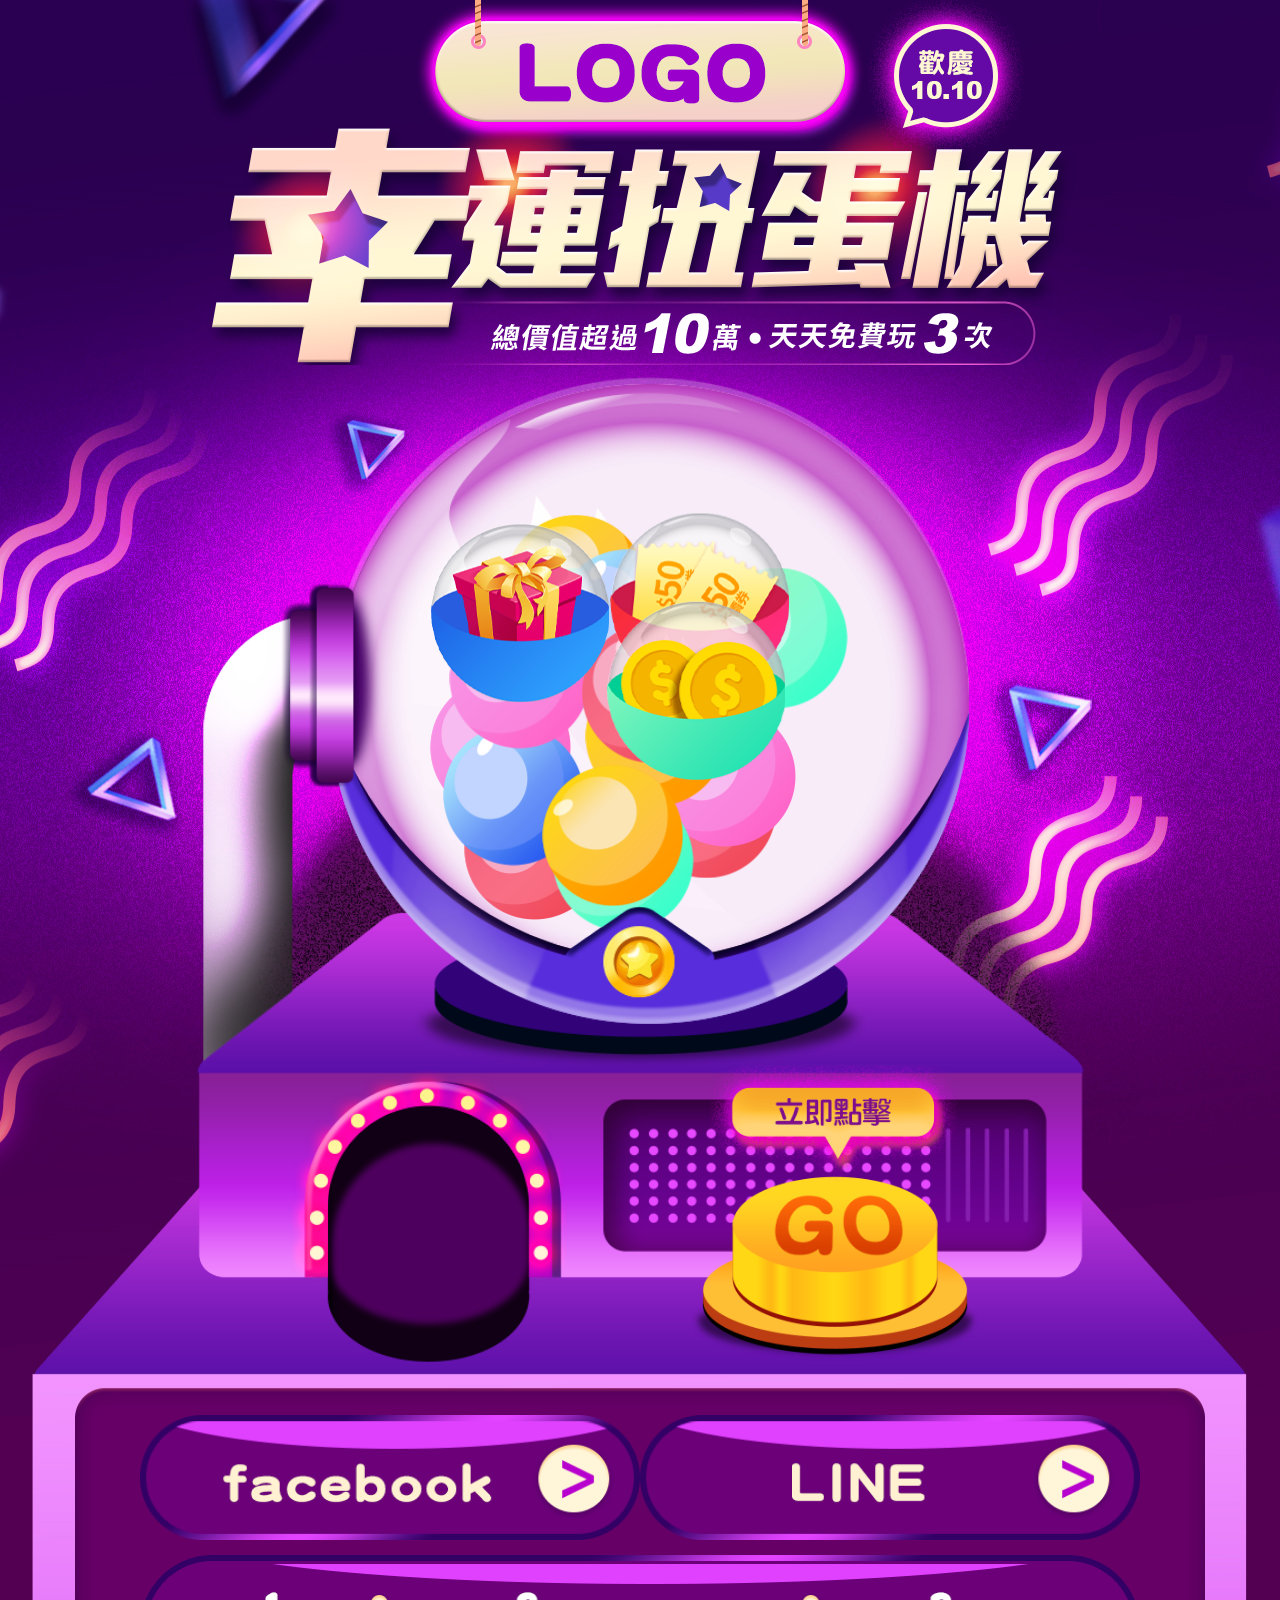
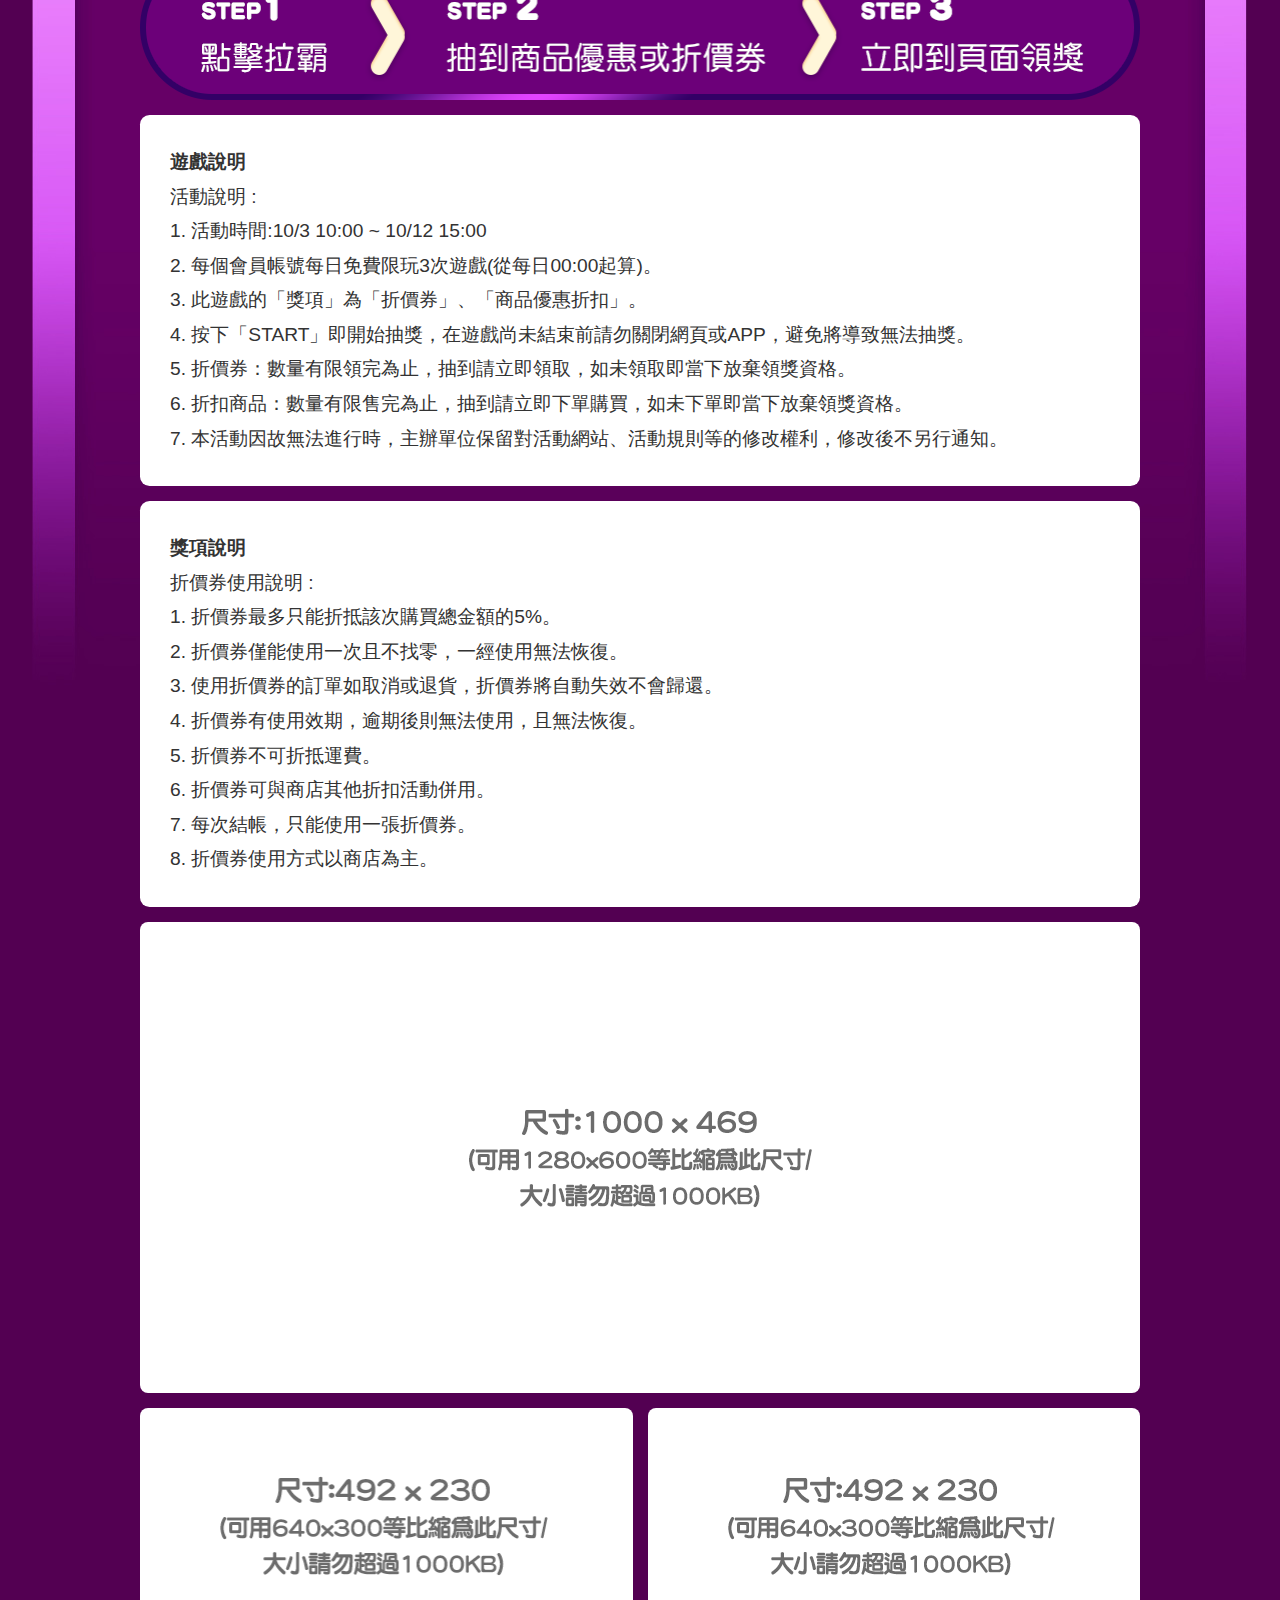
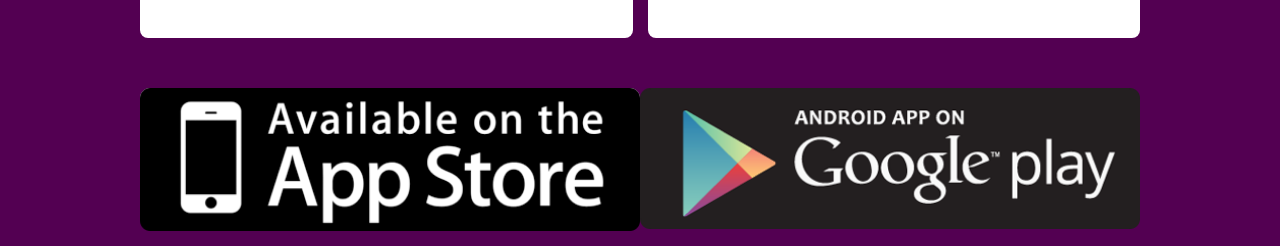
<file: demo.html>
<!-- 91APP Inc.遊戲產生器91APP All rights reserved. -->
<!DOCTYPE html>
<html lang="en">

<head>
    <meta charset="UTF-8">
    <meta name="viewport"
        content="width=device-width, user-scalable=on, initial-scale=1.0, maximum-scale=1.0, minimum-scale=1.0">
    <title>test03</title>
    <meta name="keywords" content="test03" />
    <meta name="description" content="https://www.91app.com/" />
    <meta property="og:title" content="test03" />
    <meta property="og:description" content="https://www.91app.com/" />
    <meta property="og:image" content="//91app-game.com/content/games/03/assets/fb_share.jpg" />

    <link rel="stylesheet" href="style/style.css">
    <link rel="stylesheet" href="style/ballanimation.css">
    <!-- <script src="https://ajax.googleapis.com/ajax/libs/jquery/2.2.4/jquery.min.js?V003"></script> -->

    <script src="js/jquery.min.js"></script>
    <script src="js/jquery.easing.1.3.js"></script>
    <script src="js/jquery.cookie.js?V001"></script>
    <script src="js/moment.js?V001"></script>
    <script src="js/gacha.js"></script>

    <!-- Global site tag (gtag.js) - Google Analytics -->
    <script async src="https://www.googletagmanager.com/gtag/js?id=UA-33795333-1"></script>
    <script>
        window.dataLayer = window.dataLayer || [];

        function gtag() {
            dataLayer.push(arguments);
        }
        gtag('js', new Date());
        gtag('config', 'UA-33795333-1');


        //需要幾個球自行添加,獎項球建議不要重複
        var ballList = ['other1', 'other2', 'other3', 'other4', 'other5','other1', 'other2', 'other3', 'other4', 'other5','other1', 'other2', 'other3', 'other4', 'other5', "gift", "coupon", "money"];
        var gacha;
        $(document).ready(function () {

            $(".game_btn").click(function () {

                //想要搖出哪一個獎項就傳入該獎項的名稱
                gacha.startAndGetCacha("gift", onGameEndCallback)
                $('html, body').animate({
                    scrollTop: $('.game_outer').offset().top
                }, 500);
            })

            $(".game_btn").mousedown(function () {
                $(".btn_img").attr('src', 'assets/game_btn_start.png?')
            });

            $(".game_btn").mouseup(function () {
                $(".btn_img").attr('src', 'assets/game_btn.png')
            });
        });

        window.onload = function () {
            gacha = new Gacha("ballcanvas", ballList);
        };

        function onGameEndCallback(ball) {
            console.log("GachaGameEndCallback", ball)
            $(".prize_outer.prize_num").css('display', 'block')
            $(".ballmoving").addClass("rolling")
            $(".ballmoving").bind("webkitAnimationEnd oAnimationEnd msAnimationEnd animationend", function (event) {
                $('.ballmoving').unbind();
                $(".ballmoving").hide()
                $(".balltop").addClass("closetop")
                $(".ballbottom").addClass("closebottom")
                $("#content").addClass("open")
                
                gacha.reset();
            })
        }

        // jQuery(window).load(function() { 
        //     var img_height = $('.gift1').children()[0].height
        //     _slotMachine = new SlotMachine($('.game_content .s-l ul'), {
        //         disH:img_height,
        //         callback: function() {
        //             // console.log("Game End");
        //             setTimeout(function(){ alert("Game End"); }, 1000);
        //         }
        //     });
        // })
    </script>

</head>

<body>
    <!-- 最外層 -->
    <div class="rwd_outer">
        <!-- 主視覺區 -->
        <div class="title_outer">
            <div><img src="assets/title.png" alt="">
            </div>
            <div class="mobile"><img src="assets/title_small.png" alt="">
            </div>
        </div>
        <!-- 遊戲區 -->
        <div class="game_outer">
            <div class="game_box" id="winwinwin2"></div>
            <div class="game_content" id="sss">
                <canvas id="ballcanvas" class="ball" width="460px" height="460px">
                </canvas>
                <div class="topBox">
                </div>
                <div class="ballfalling">
                    <img id="ball1" src="assets/ball1.png" alt="" style="display: none;">
                    <img id="ball2" src="assets/ball2.png" alt="" style="display: none;">
                    <img id="ball3" src="assets/ball3.png" alt="" style="display: none;">
                    <img id="ball4" src="assets/ball4.png" alt="" style="display: none;">
                    <img id="ball5" src="assets/ball5.png" alt="" style="display: none;">
                    <img id="ball6" src="assets/ball6.png" alt="" style="display: none;">
                    <img id="ball7" src="assets/ball7.png" alt="" style="display: none;">
                    <img id="ball8" src="assets/ball8.png" alt="" style="display: none;">
                </div>
            </div>
            <div class="game_btn">
                <img class="btn_img" src="assets/game_btn.png" alt="">
            </div>
        </div>

        <!-- <div class="ballaward">
            <div class="ballgift">
                <img src="assets/win_ball.png" alt="">
            </div>
        </div> -->
        <!-- 獎項彈跳視窗區_序號式 -->
        <div class="prize_outer prize_num">
            <!-- style="display: block;"  -->
            <div class="ballmoving">
                <div class="ballgift">
                    <img src="assets/win_ball.png" alt="">
                </div>
            </div>
            <div class="balltop">
                <img src="assets/ball_top.png" alt="">
            </div>
            <ul id="content">
                <li>
                    <div>
                        <p>恭喜獲得</p>
                        <b class="gift_title">獎項</b>
                        <span class="gift_code" id="copy_txta">123456789</span>
                        <a href="javascript:void(0);" class="copybtn" name="copy_txta">複製序號</a>
                        <div><a class="gift_link" href="#">前往領取</a><a href="#">再玩一次</a></div>
                        <p class="playcount"></p>
                    </div>
                    <i><a href="#"><img src="assets/close.png" alt=""></a></i>
                </li>
            </ul>
            <div class="ballbottom">
                <img src="assets/ball_down.png" alt="">
            </div>
        </div>
        <!-- 獎項彈跳視窗區_連結式 -->
        <!-- <div class="prize_outer prize_link">
			<ul>
				<li>
					<div>
						<p>恭喜獲得<br><b class="gift_title">獎項</b></p>
						<div><a class="gift_link" href="#">前往領取</a><a href="index.html">再玩一次</a></div>
						<p class="playcount"></p>
					</div>
					<i><a href="#"><img src="assets/close.png" alt=""></a></i>
				</li>
			</ul>
		</div> -->
        <!-- 獎項彈跳視窗區_銘謝惠顧 -->
        <!-- <div class="prize_outer prize_none">
			<ul>
				<li>
					<div>
						<p>再接再厲<br><b>銘謝惠顧</b></p>
						<div><a href="#" style="display: none;"></a><a href="#">再玩一次</a></div>
						<p class="playcount"></p>
					</div>
					<i><a href="#"><img src="assets/close.png" alt=""></a></i>
				</li>
			</ul>
		</div> -->
        <!-- 不可玩彈跳視窗區_今日已玩三次 -->
        <div class="prize_outer prize_pop2">
            <ul>
                <li>
                    <div>
                        <p><b class="today_played">您已經玩超過三次，明天請再來玩</b></p>
                        <a href="https://www.91app.com/">點我看更多好康優惠</a>
                    </div>
                </li>
            </ul>
        </div>
        <!-- 不可玩彈跳視窗區_活動結束 -->
        <!-- <div class="prize_outer prize_pop1">
			<ul>
				<li>
					<div>
						<p>活動結束<br><b>下次請早喔</b></p>
						<a href="https://www.91app.com/">回首頁</a>
					</div>					
				</li>
			</ul>			
		</div> -->

        <!-- Popup -->
        <div class="copyouter">
            <div class="copynow">已複製序號</div>
        </div>
        <!-- / Popup -->

        <!-- social media區 -->
        <div class="social_outer">
            <div>
                <a href="#" class="share_fb"><img src="assets/FB.png" alt="">
                </a>
            </div>
            <div>
                <a href="#" class="share_line"><img src="assets/LINE.png" alt="">
                </a>
            </div>
        </div>
        <!-- 遊戲說明文區_圖片顯示(如不需要 請整區拔掉) -->
        <div class="info1_outer">
            <div><img src="assets/bn01.png" alt="">
            </div>
        </div>
        <!-- 遊戲說明文區_文字顯示 -->
        <div class="info2_outer">
            <p><b>遊戲說明</b></p>
            <p>
            <p>
                活動說明 :<br> 1. 活動時間:10/3 10:00 ~ 10/12 15:00<br> 2. 每個會員帳號每日免費限玩3次遊戲(從每日00:00起算)。 <br> 3.
                此遊戲的「獎項」為「折價券」、「商品優惠折扣」。 <br> 4. 按下「START」即開始抽獎，在遊戲尚未結束前請勿關閉網頁或APP，避免將導致無法抽獎。 <br> 5.
                折價券：數量有限領完為止，抽到請立即領取，如未領取即當下放棄領獎資格。 <br> 6. 折扣商品：數量有限售完為止，抽到請立即下單購買，如未下單即當下放棄領獎資格。
                <br> 7. 本活動因故無法進行時，主辦單位保留對活動網站、活動規則等的修改權利，修改後不另行通知。
            </p>
            </p>
        </div>
        <!-- 獎項說明文區 -->
        <div class="info3_outer">
            <p><b>獎項說明</b></p>
            <p>
            <p>
                折價券使用說明 :<br> 1. 折價券最多只能折抵該次購買總金額的5%。<br> 2. 折價券僅能使用一次且不找零，一經使用無法恢復。<br> 3.
                使用折價券的訂單如取消或退貨，折價券將自動失效不會歸還。<br> 4. 折價券有使用效期，逾期後則無法使用，且無法恢復。<br> 5. 折價券不可折抵運費。<br> 6.
                折價券可與商店其他折扣活動併用。<br> 7. 每次結帳，只能使用一張折價券。<br> 8. 折價券使用方式以商店為主。
            </p>
            </p>
        </div>
        <!-- banner區 -->
        <div class="banner_outer">
            <div><img src="assets/bn02.png" alt="">
            </div>
            <div><img src="assets/bn03.png" alt="">
            </div>
            <div><img src="assets/bn04.png" alt="">
            </div>
        </div>
        <!-- APP下載區 -->
        <div class="app_outer">
            <div><img src="assets/appstore.png" alt="">
            </div>
            <div><img src="assets/googleplay.png" alt="">
            </div>
        </div>
    </div>



</body>

</html>
</file>
<file: style/style.css>
/* 基礎設定 */

* {
    margin: 0;
    padding: 0;
    -webkit-text-size-adjust: none;
    -webkit-box-sizing: border-box;
    -moz-box-sizing: border-box;
    box-sizing: border-box;
}


/* 背景設定 */

html,
body {
    width: 100%;
    height: auto;
    font-size: 16px;
    line-height: 16px;
    font-family: "Century Gothic", "Helvetica Neue", "Open Sans", "Heiti TC", "Microsoft JhengHei", 'Microsoft JhengHei UI Regular', '微軟正黑體 Light', '微軟正黑體', sans-serif;
    color: #333;
    background-image: url("../assets/bg.jpg");
    background-repeat: no-repeat;
    background-position: top center;
    background-color: #000;
    cursor: pointer;
}


/* 最外層設定 */

.rwd_outer {
    width: 1000px;
    margin: 0 auto;
}

.rwd_outer img {
    display: block;
    width: 100%;
    height: auto;
}


/* 各區外層設定 */

.rwd_outer .title_outer,
.rwd_outer .game_outer,
.rwd_outer .social_outer,
.rwd_outer .info1_outer,
.rwd_outer .info2_outer,
.rwd_outer .info3_outer,
.rwd_outer .banner_outer {
    position: relative;
    width: 100%;
    text-align: center;
}


/* 主標設定 */

.rwd_outer .title_outer>div {
    display: block;
}

.rwd_outer .title_outer>div.mobile {
    display: none;
}


/* 遊戲區設定 */

.rwd_outer .game_outer {
    position: relative;
}

.game_outer .game_box {
    width: 100%;
    height: 0;
    padding-bottom: 100%;
    background-image: url("../assets/prize_bg.png");
    -webkit-background-size: contain;
    background-size: contain;
    background-repeat: no-repeat;
    background-position: center center;
    z-index: 2;
    margin: 0 auto;
}

.game_outer .game_content {
    width: 100%;
    height: 0;
    padding-bottom: 100%;
    position: absolute;
    left: 0;
    top: 0;
    overflow: hidden;
    position: absolute;
}
.game_outer .game_content canvas{
    position: absolute;
    overflow: hidden;
    top: 11%;
    left: 51%;
    transform: translateX(-50%);
    z-index: 5;
}

.game_outer .game_content .topBox{
    width: 100%;
    height: 0;
    padding-bottom: 100%;
    overflow: hidden;
    position: absolute;
    top: 0;
    left: 0;
    z-index: 6;
    /* outline: 1px solid red; */
    background-image: url("../assets/prize_topbg.png");
    -webkit-background-size: contain;
    background-size: contain;
    background-repeat: no-repeat;
    background-position: center center;
    /* opacity: .5; */

}
.game_outer .game_content .ball1, .game_outer .game_content .ball2, .game_outer .game_content .ball3, .game_outer .game_content .ball4, .game_outer .game_content .ball5{
    width: auto;
    display: inline-block;
}
.game_outer .game_content .ball6, .game_outer .game_content .ball7, .game_outer .game_content .ball8{
    width: auto;
    display: inline-block;
}

.game_outer .game_content .ballfalling {
    width: 141px;
    height: 141px;
    display: block;
    position: absolute;
    z-index: 3;
    top: 27%;
    left: 12%;
}

.game_outer .game_content .ballfalling img{
    width: auto;
    max-width: 141px;
    position: absolute;
    z-index: 5;
    top: 0;
    left: 0;
    transform: scale(0.5);
}
.game_outer .game_btn {
    width: 29%;
    height: 30%;
    padding-bottom: 0;
    position: absolute;
    z-index: 10;
    left: 55%;
    top: 70%;
    cursor: pointer;
    overflow: hidden;
}

.ballmoving{
    width: 170px;
    height: 170px;
    position: fixed;
    z-index: 999;
    bottom: 0;
    left: 0;
    top: auto;
    right: auto;
    margin: auto;
}
.ballmoving .ballgift{
    width: 170px;
    height: 170px;
    padding-bottom: 0;
}
.ballmoving .ballgift img{
}
/* .game_outer .game_btn:hover{
	padding-bottom: 17.5%;
	top: 17%;
} */

@keyframes turn {
    from {
        transform: scaleZ(0deg);
    }
    to {
        transform: scaleZ(180deg);
    }
}


/* .game_outer ul li:nth-child(1) img { transform: rotateZ(0deg);}
.game_outer ul li:nth-child(2) { opacity: 0;}
.game_outer ul li:nth-child(4) {
	width: calc(188/600*100%);
	height: 0;
	padding-bottom: calc(188/600*100%);
	background-image: url("../assets/start1.png");
	-webkit-background-size: cover;
	background-size: cover;
	cursor: pointer;
}
.game_outer ul li:nth-child(4):hover {
	background-image: url("../assets/start2.png");
} */


/* 獎項彈跳視窗區設定 */

.rwd_outer .prize_outer {
    position: fixed;
    width: 100%;
    height: 100%;
    top: 0;
    left: 0;
    background: rgba(0, 0, 0, .5);
    z-index: 999;
}
.rwd_outer .prize_outer .balltop{
    width: 154px;
    height: 92px;
    position: absolute;
    z-index: 1000;
    top: 50%;
    left: 50%;
    transform: translate(-50% -50%);
    margin-top: -80px;
    margin-left: -80px;
    visibility: hidden;
}
.rwd_outer .prize_outer .ballbottom{
    width: 157px;
    height: 100px;
    position: absolute;
    z-index: 998;
    bottom: 50%;
    left: 50%;
    transform: translate(-50% 50%);
    margin-left: -80px;
    transform-origin: 50% 100%;
    visibility: hidden;
}

.rwd_outer .prize_outer ul {
    position: absolute;
    z-index: 999;
    width: 792px;
    height: 520px;
    /* width: 100vw;
	height: calc(420/720*100vw); */
    top: 0;
    right: 0;
    bottom: 0;
    left: 0;
    margin: auto;
    text-align: center;
    list-style: none;
    opacity: 0;
    overflow: hidden;
}

.rwd_outer .prize_outer ul li {
    position: relative;
    width: 100%;
    height: 100%;
    background-image: url("../assets/prize_win.png");
    -webkit-background-size: cover;
    background-size: cover;
    background-position: center center;
    font-size: 180%;
    line-height: 160%;
}

.rwd_outer .prize_outer ul li:before {
    content: "";
    display: inline-block;
    width: 0%;
    height: 100%;
    vertical-align: middle;
}

.rwd_outer .prize_outer ul li div {
    width: 95%;
    /* background: rgba(0,0,0,.2); */
    display: inline-block;
    vertical-align: middle;
    font-weight: bolder;
    color: #333;
}

.rwd_outer .prize_outer ul li div p {
    display: block;
    font-size: 100%;
    line-height: 200%;
}

.rwd_outer .prize_outer ul li div b {
    display: block;
    font-size: 250%;
    line-height: 100%;
}

.rwd_outer .prize_outer ul li div span {
    display: block;
    font-size: 100%;
    line-height: 200%;
}

.rwd_outer .prize_outer ul li div span:before {
    content: "序號：";
    display: inline-block;
}

.rwd_outer .prize_outer ul li div>a {
    text-decoration: none;
}

.rwd_outer .prize_outer ul li div>a:nth-child(4) {
    display: block;
    width: 40%;
    margin: 0 auto;
    background-color: #fff;
    border-radius: 5px;
    font-size: 100%;
    line-height: 200%;
    color: #333;
}

.rwd_outer .prize_outer ul li div>div {
    display: inline-block;
    font-size: 100%;
    line-height: 200%;
    padding-top: 2%;
}

.rwd_outer .prize_outer ul li div>div>a {
    padding: 1% 2%;
    margin: 2%;
    background-color: red;
    border-radius: 5px;
    font-size: 80%;
    line-height: 200%;
    color: white;
}

.rwd_outer .prize_outer ul li i {
    display: block;
    position: absolute;
    width: 5%;
    height: auto;
    top: 0;
    right: 0;
    transform: translate(-73%, 127%);
}

.rwd_outer .prize_outer.prize_link,
.rwd_outer .prize_outer.prize_num,
.rwd_outer .prize_outer.prize_none,
.rwd_outer .prize_outer.prize_pop1,
.rwd_outer .prize_outer.prize_pop2 {
    display: none;
}


/* .rwd_outer .prize_outer.prize_link {
	display: none;
} */


/* social media區、banner區、APP下載區 共同設定 */

.rwd_outer .social_outer:after,
.rwd_outer .app_outer:after,
.rwd_outer .banner_outer:after {
    content: "";
    display: block;
    height: 0%;
    clear: both;
}


/* social media區、banner區、APP下載區 共同設定 */

.rwd_outer .social_outer:after,
.rwd_outer .app_outer:after,
.rwd_outer .banner_outer:after {
    content: "";
    display: block;
    height: 0%;
    clear: both;
}


/* social media區 設定 */

.rwd_outer .social_outer,
.rwd_outer .app_outer {
    padding: 5% 0% 1.5%;
}

.rwd_outer .social_outer>div,
.rwd_outer .app_outer>div {
    width: 50%;
}

.rwd_outer .social_outer>div:nth-child(1),
.rwd_outer .app_outer>div:nth-child(1) {
    float: left;
}

.rwd_outer .social_outer>div:nth-child(2),
.rwd_outer .app_outer>div:nth-child(2) {
    float: right;
}


/* 遊戲說明文_圖片區設定 */

.rwd_outer .info1_outer {
    margin-bottom: 1.5%;
}


/* 戲說明文區_文字區、獎項說明文區 設定 */

.rwd_outer .info2_outer,
.rwd_outer .info3_outer {
    background-color: #fff;
    padding: 3%;
    text-align: left;
    font-size: 120%;
    line-height: 180%;
    margin-bottom: 1.5%;
}

.rwd_outer .info2_outer,
.rwd_outer .info3_outer,
.rwd_outer .banner_outer div {
    overflow: hidden;
    border-radius: .5em;
    -webkit-border-radius: .5em;
    -moz-border-radius: .5em;
    -ms-border-radius: .5em;
    -o-border-radius: .5em;
}

.rwd_outer .info2_outer ul,
.rwd_outer .info3_outer ul {
    width: 100%;
    margin-left: 3%;
    list-style-type: decimal;
}


/* banner區 設定 */

.rwd_outer .banner_outer>div {
    display: block;
    float: left;
}

.rwd_outer .banner_outer>div:nth-child(n+2) {
    width: 49.25%;
    margin-top: 1.5%;
}

.rwd_outer .banner_outer>div:nth-child(3) {
    margin-left: 1.5%;
}

.copyouter {
    width: 200px;
    height: 100px;
    background: white;
    border-radius: 5px;
    border: 1px solid #ddd;
    box-shadow: 5px 5px 10px 2px rgba(0, 0, 0, .2);
    text-align: center;
    position: fixed;
    top: 0;
    right: 0;
    bottom: 0;
    left: 0;
    margin: auto;
    font-size: 120%;
    z-index: 999999;
    display: none;
}

.copyouter:before {
    content: '';
    display: inline-block;
    height: 100%;
    width: 0;
    vertical-align: middle;
}

.copyouter .copynow {
    width: 90%;
    display: inline-block;
    vertical-align: middle;
}


/* 遊戲動態 */

.game01 {
    animation: game01 3s 0s both ease-out 1;
}

.game02 {
    animation: game02 3s 0s both ease-out 1;
}

.game03 {
    animation: game03 3s 0s both ease-out 1;
}

.game04 {
    animation: game04 3s 0s both ease-out 1;
}

.game05 {
    animation: game05 3s 0s both ease-out 1;
}

.game06 {
    animation: game06 3s 0s both ease-out 1;
}

.game07 {
    animation: game07 3s 0s both ease-out 1;
}

.game08 {
    animation: game08 3s 0s both ease-out 1;
}

@keyframes game01 {
    0% {
        transform: rotateZ(0deg);
    }
    100% {
        transform: rotateZ(1800deg);
    }
}

@keyframes game02 {
    0% {
        transform: rotateZ(0deg);
    }
    100% {
        transform: rotateZ(1755deg);
    }
}

@keyframes game03 {
    0% {
        transform: rotateZ(0deg);
    }
    100% {
        transform: rotateZ(1710deg);
    }
}

@keyframes game04 {
    0% {
        transform: rotateZ(0deg);
    }
    100% {
        transform: rotateZ(1665deg);
    }
}

@keyframes game05 {
    0% {
        transform: rotateZ(0deg);
    }
    100% {
        transform: rotateZ(1620deg);
    }
}

@keyframes game06 {
    0% {
        transform: rotateZ(0deg);
    }
    100% {
        transform: rotateZ(1575deg);
    }
}

@keyframes game07 {
    0% {
        transform: rotateZ(0deg);
    }
    100% {
        transform: rotateZ(1530deg);
    }
}

@keyframes game08 {
    0% {
        transform: rotateZ(0deg);
    }
    100% {
        transform: rotateZ(1485deg);
    }
}

.gameshine {
    animation: gameshine .2s 3s both linear infinite;
}

@keyframes gameshine {
    0% {
        opacity: 0;
    }
    100% {
        opacity: 1;
    }
}


/*手持裝置設定*/

@media screen and (max-width: 640px) {
    /* 基礎設定 */
    * {
        margin: 0;
        padding: 0;
        -webkit-text-size-adjust: none;
        -webkit-box-sizing: border-box;
        -moz-box-sizing: border-box;
        box-sizing: border-box;
    }
    /* 背景設定 */
    html,
    body {
        width: 100%;
        height: auto;
        font-size: 16px;
        line-height: 16px;
        font-family: "Century Gothic", "Helvetica Neue", "Open Sans", "Heiti TC", "Microsoft JhengHei", 'Microsoft JhengHei UI Regular', '微軟正黑體 Light', '微軟正黑體', sans-serif;
        color: #333;
        background-image: url("../assets/bg_mobile.jpg");
        -webkit-background-size: cover;
        background-size: cover;
    }
    /* 最外層設定 */
    .rwd_outer {
        width: 100%;
        margin: 0 auto;
        padding: 3vw;
    }
    /* .game_outer .game_content {
        width: 77%;
    } */
    .rwd_outer img {
        display: block;
        width: 100%;
        height: auto;
    }
    /* 各區外層設定 */
    .rwd_outer .title_outer,
    /* .rwd_outer .game_outer, */
    .rwd_outer .social_outer,
    .rwd_outer .info1_outer,
    .rwd_outer .info2_outer,
    .rwd_outer .info3_outer,
    .rwd_outer .banner_outer {
        position: relative;
        width: 100%;
        text-align: center;
    }
    /* 主標設定 */
    .rwd_outer .title_outer>div {
        display: none;
    }
    .rwd_outer .title_outer>div.mobile {
        display: block;
    }
    /* 遊戲區設定 */
    /* .rwd_outer .game_outer {
        -webkit-background-size: cover;
        background-size: cover;
        padding: 2% 2%;
    } */
    /* .game_outer .game_btn {
        left: 90%;
    } */
    .rwd_outer .game_outer {
        -webkit-background-size: cover;
        background-size: cover;
        padding: 2% 2%;
    }

    .game_outer .game_content canvas{
        width: 48%;
        position: absolute;
        overflow: hidden;
        top: 11%;
        left: 51%;
        transform: translateX(-50%);
        z-index: 5;
    }
    .game_outer .game_btn {
        left: 53%;
        top: 67%;
    }
    .game_outer .game_content .topBox {
        width: 96%;
        height: 0;
        padding-bottom: 96%;
        top: 2%;
        left: 2%;
    }
    .game_outer .game_content .ballfalling {
        width: calc(141/640*100%);
        height: auto;
        padding-bottom: calc(141/640*100%);
        display: block;
        position: absolute;
        z-index: 3;
        top: 27%;
        left: 12%;
    }
    
    .game_outer .game_content .ballfalling img{
        width: 100%;
        max-width: 141px;
        position: absolute;
        z-index: 5;
        top: 0;
        left: 0;
        transform: scale(0.2);
    }
    /* .game_outer ul {
        width: 100%;
        padding-bottom: 100%;
        position: relative;
        margin: 0 auto;
    }
    .game_outer ul li {
        display: block;
        position: absolute;
        width: 85%;
        height: 85%;
        top: 0;
        right: 0;
        bottom: 0;
        left: 0;
        margin: auto;
    }
    .game_outer ul li:nth-child(1) img {
        transform: rotateZ(0deg);
    }
    .game_outer ul li:nth-child(2) {
        opacity: 0;
    }
    .game_outer ul li:nth-child(4) {
        width: 27%;
        height: 0;
        padding-bottom: 27%;
        background-image: url("../assets/start1.png");
        -webkit-background-size: cover;
        background-size: cover;
        cursor: pointer;
    }
    .game_outer ul li:nth-child(4):hover {
        background-image: url("../assets/start2.png");
    } */
    /* 獎項彈跳視窗區設定 */
    .rwd_outer .prize_outer {
        position: fixed;
        width: 100%;
        height: 100%;
        top: 0;
        left: 0;
        background: rgba(0, 0, 0, .5);
        z-index: 999;
    }
    .rwd_outer .prize_outer ul {
        position: absolute;
        width: 100%;
        height: 100%;
        top: 0;
        right: 0;
        bottom: 0;
        left: 0;
        margin: auto;
        text-align: center;
        list-style: none;
    }
    .rwd_outer .prize_outer ul li {
        position: relative;
        background-image: url("../assets/prize_win2.png");
        -webkit-background-size: none;
        background-size: contain;
        background-repeat: no-repeat;
        font-size: 140%;
        line-height: 140%;
    }
    .rwd_outer .prize_outer ul li:before {
        content: "";
        display: inline-block;
        width: 0%;
        height: 100%;
        vertical-align: middle;
    }
    .rwd_outer .prize_outer ul li div {
        width: 95%;
        /* background: rgba(0,0,0,.2); */
        display: inline-block;
        vertical-align: middle;
        font-weight: bolder;
        color: #333;
    }
    .rwd_outer .prize_outer ul li div p {
        display: block;
        font-size: 100%;
        line-height: 200%;
    }
    .rwd_outer .prize_outer ul li div b {
        display: block;
        font-size: 160%;
        line-height: 100%;
    }
    .rwd_outer .prize_outer ul li div span {
        display: block;
        font-size: 100%;
        line-height: 200%;
    }
    .rwd_outer .prize_outer ul li div span:before {
        content: "序號：";
        display: inline-block;
    }
    .rwd_outer .prize_outer ul li div>a {
        text-decoration: none;
    }
    .rwd_outer .prize_outer ul li div>a:nth-child(4) {
        display: block;
        width: 40%;
        margin: 0 auto;
        background-color: #fff;
        border-radius: 5px;
        font-size: 100%;
        line-height: 200%;
        color: #333;
    }
    .rwd_outer .prize_outer ul li div>div {
        display: inline-block;
        font-size: 100%;
        line-height: 200%;
        padding-top: 2%;
    }
    .rwd_outer .prize_outer ul li div>div>a {
        padding: 1% 2%;
        margin: 2%;
        /* background-color: red; */
        border-radius: 5px;
        font-size: 80%;
        line-height: 200%;
        color: white;
    }
    .rwd_outer .prize_outer ul li i {
        display: block;
        position: absolute;
        width: 10%;
        height: auto;
        top: 0;
        right: 0;
        transform: translate(-23%, 59%);
    }
    .rwd_outer .prize_outer.prize_link,
    .rwd_outer .prize_outer.prize_num,
    .rwd_outer .prize_outer.prize_none,
    .rwd_outer .prize_outer.prize_pop1,
    .rwd_outer .prize_outer.prize_pop2 {
        display: none;
    }
    /* .rwd_outer .prize_outer.prize_link {
	display: none;
} */
    /* social media區、banner區、APP下載區 共同設定 */
    .rwd_outer .social_outer:after,
    .rwd_outer .app_outer:after,
    .rwd_outer .banner_outer:after {
        content: "";
        display: block;
        height: 0%;
        clear: both;
    }
    /* social media區、banner區、APP下載區 共同設定 */
    .rwd_outer .social_outer:after,
    .rwd_outer .app_outer:after,
    .rwd_outer .banner_outer:after {
        content: "";
        display: block;
        height: 0%;
        clear: both;
    }
    /* social media區 設定 */
    .rwd_outer .social_outer,
    .rwd_outer .app_outer {
        padding: 1.5% 0%;
    }
    .rwd_outer .social_outer>div,
    .rwd_outer .app_outer>div {
        width: 50%;
    }
    .rwd_outer .social_outer>div:nth-child(1),
    .rwd_outer .app_outer>div:nth-child(1) {
        float: left;
    }
    .rwd_outer .social_outer>div:nth-child(2),
    .rwd_outer .app_outer>div:nth-child(2) {
        float: right;
    }
    /* 遊戲說明文_圖片區設定 */
    .rwd_outer .info1_outer {
        margin-bottom: 1.5%;
    }
    /* 戲說明文區_文字區、獎項說明文區 設定 */
    .rwd_outer .info2_outer,
    .rwd_outer .info3_outer {
        background-color: #fff;
        padding: 6%;
        text-align: left;
        font-size: 4vw;
        line-height: 180%;
        margin-bottom: 1.5%;
    }
    .rwd_outer .info2_outer ul,
    .rwd_outer .info3_outer ul {
        width: 100%;
        margin-left: 3%;
        list-style-type: decimal;
    }
    /* banner區 設定 */
    .rwd_outer .banner_outer>div {
        float: left;
    }
    .rwd_outer .banner_outer>div:nth-child(n+2) {
        width: 49.25%;
        margin-top: 1.5%;
    }
    .rwd_outer .banner_outer>div:nth-child(3) {
        margin-left: 1.5%;
    }
}

.ezslots>.window {
    overflow: hidden;
    display: inline-block;
}

.ezslots>.window>.slider>.symbol {
    text-align: center;
    display: table;
}

.ezslots>.window>.slider>.symbol>.content {
    padding: 0px;
    margin: 0px;
    display: table-cell;
    text-align: center;
    vertical-align: middle;
}
</file>
<file: style/ballanimation.css>
/* 獎項掉落 */
.start {
    -webkit-animation: ballfalling 1s linear forwards;
    animation: ballfalling 1s linear forwards;
}
/* 球滾到中間 */
.rolling{
    -webkit-animation: ballmoving 1.5s forwards cubic-bezier(.17,.67,.53,1.26);
    animation: ballmoving 1.5s forwards cubic-bezier(.17,.67,.53,1.26);
    
}
/* 扭蛋上蓋 */
.closetop{
    /* display: block; */
    -webkit-animation: balltop 0.4s linear forwards;
    animation: balltop 0.4s linear forwards;
}
/* 扭蛋下蓋 */
.closebottom{
    -webkit-animation: ballbottom 0.4s linear forwards;
    animation: ballbottom 0.4s linear forwards;
}
/* 獎項內容 */
.open{
    -webkit-animation: ballaward .4s .1s linear forwards;
    animation: ballaward .4s .1s linear forwards;
}
/* 關鍵影格(@keyframe) */
@keyframes ballfalling {
    0% {
        top: 27%;
        left: 12%;
        opacity: 0;
    }
    20% {  
        top: 27%;
        left: 4%;
        opacity: 1;   
    }
    60% {
        top: 62%;
        left: 4%; 
    }
    80% {
        top: 62%;
        left: 22.5%;
        transform: scale(1);
    }
    100%{
        top: 80.2%;
        left: 22.5%;
        transform: scale(2);
    }
}

@media screen and (max-width: 640px) {
    @keyframes ballfalling {
        0% {
            top: 27%;
            left: 12%;
            opacity: 0;
        }
        20% {  
            top: 27%;
            left: 0%;
            opacity: 1;   
        }
        60% {
            top: 52%;
            left: 0%; 
        }
        80% {
            top: 52%;
            left: 19%;
            transform: scale(1);
        }
        100%{
            top: 79.2%;
            left: 19%;
            transform: scale(3);
        }
    }  
}
@keyframes ballmoving{
    0%{
        bottom: 0%;
        left: 30%;
        /* right: -50%; */
        margin-left: -85px;
        margin-bottom: -85px;
        transform: rotateZ(-10deg);
    }
    60%{
        transform: rotateZ(-10deg);
    }
    80%{
        left: 50%;
        bottom: 50%;
        margin-left: -85px;
        margin-bottom: -85px;
        transform: scale(1);
        transform: rotateZ(20deg);
    }
    100%{
        left: 50%;
        bottom: 50%;
        margin-left: -85px;
        margin-bottom: -85px;
        transform: scale(1);
        transform: rotateZ(0deg);
    }
}
@keyframes balltop{
    0%{
        top: 48%;
        /* height: 92px; */
        visibility: visible;
        transform: scale(1);
    }
    90%{
        top: 30%;
        /* height: 0; */
        transform: scale(1);
        transition: ease-in-out;
    }
    100%{
        top: 30%;
        /* height: 0; */
        transform: scale(0);
        transition: ease-in-out;
    }
}
@keyframes ballbottom{
    0%{
        top: 52%;
        /* height: 100px; */
        transform: scale(1);
        visibility: visible;
    }
    99%{
        top: 70%;
        transform: scale(1);
        transition: ease-in-out;
    }
    100%{
        top: 70%;
        transform: scale(0);
        transition: ease-in-out;
    }
}
@keyframes ballaward{
    0%{
        top: 0;
        opacity: 1;
        transform: scale(0);
    }
    90%{
        top: -50;
        opacity: 1;
        transform: scale(1);
    }
    100%{
        top: -50;
        opacity: 1;
        transform: scale(1);
    }
}
</file>
